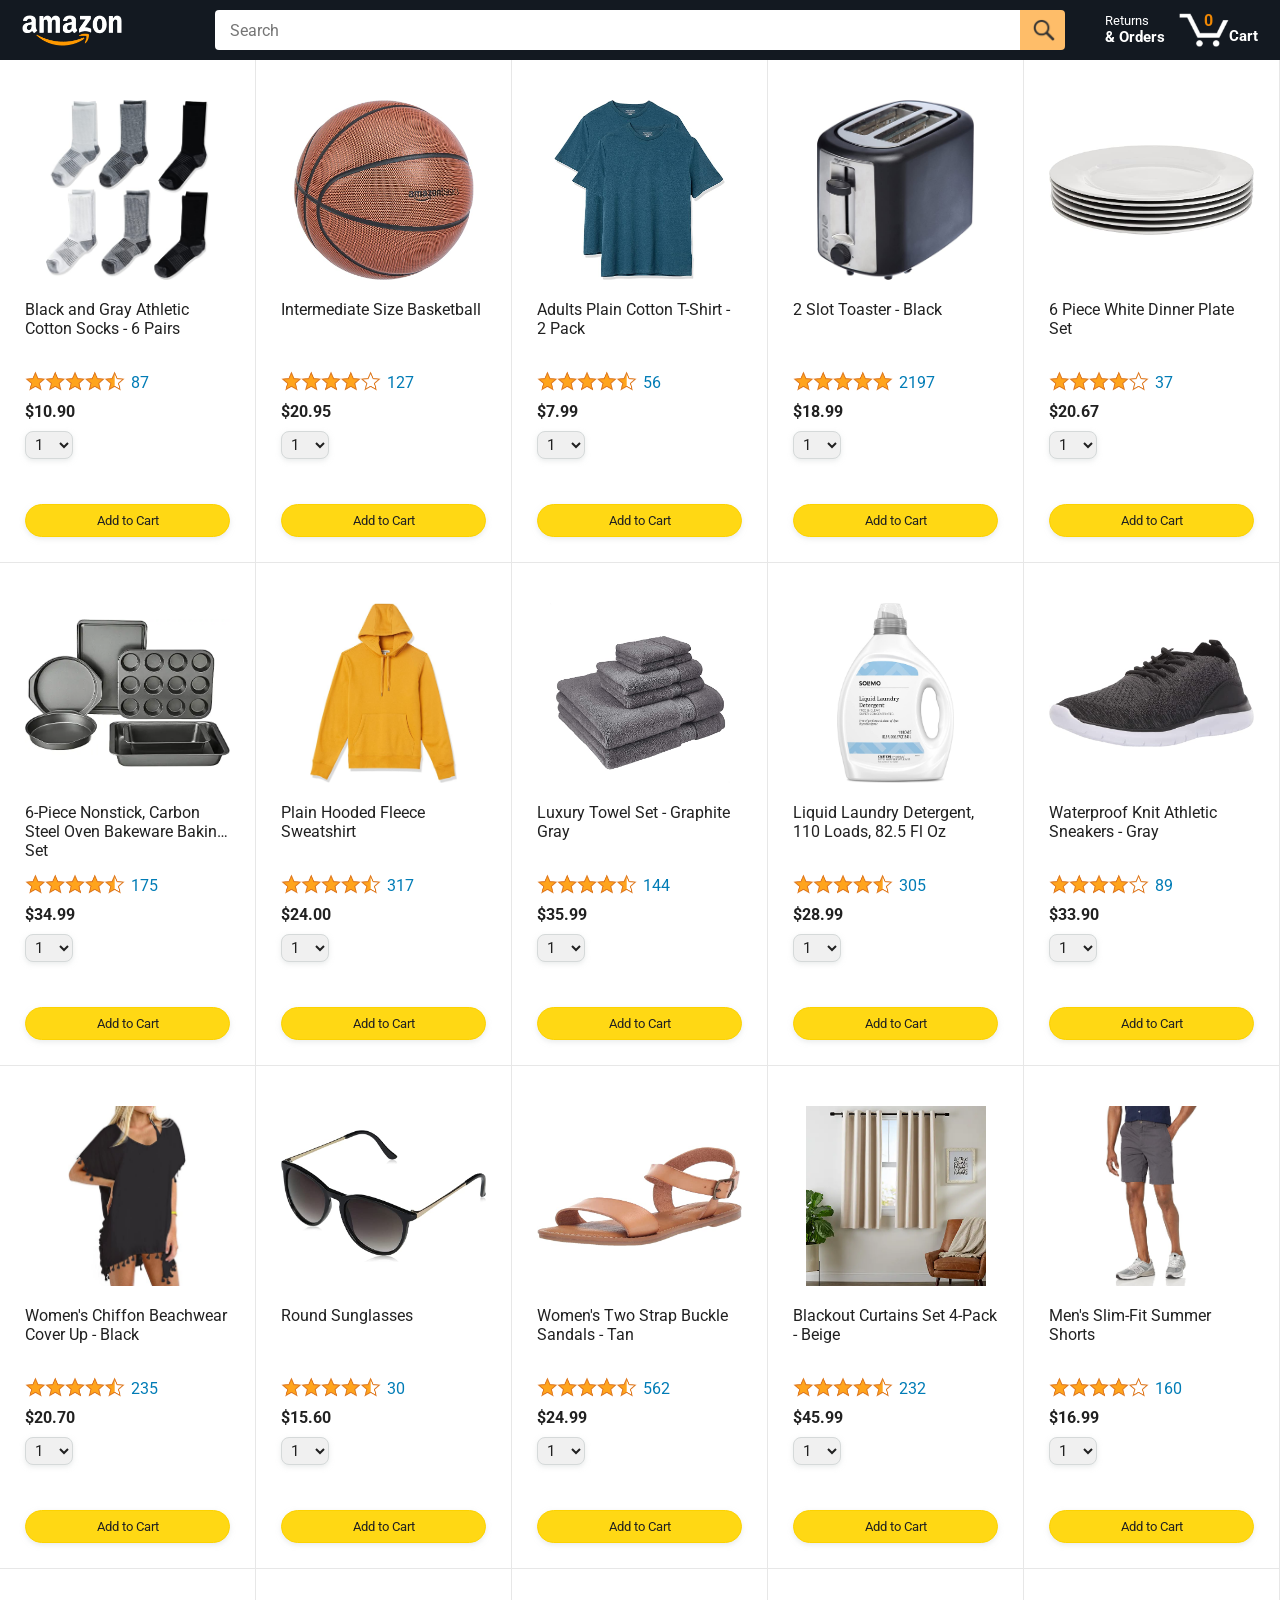
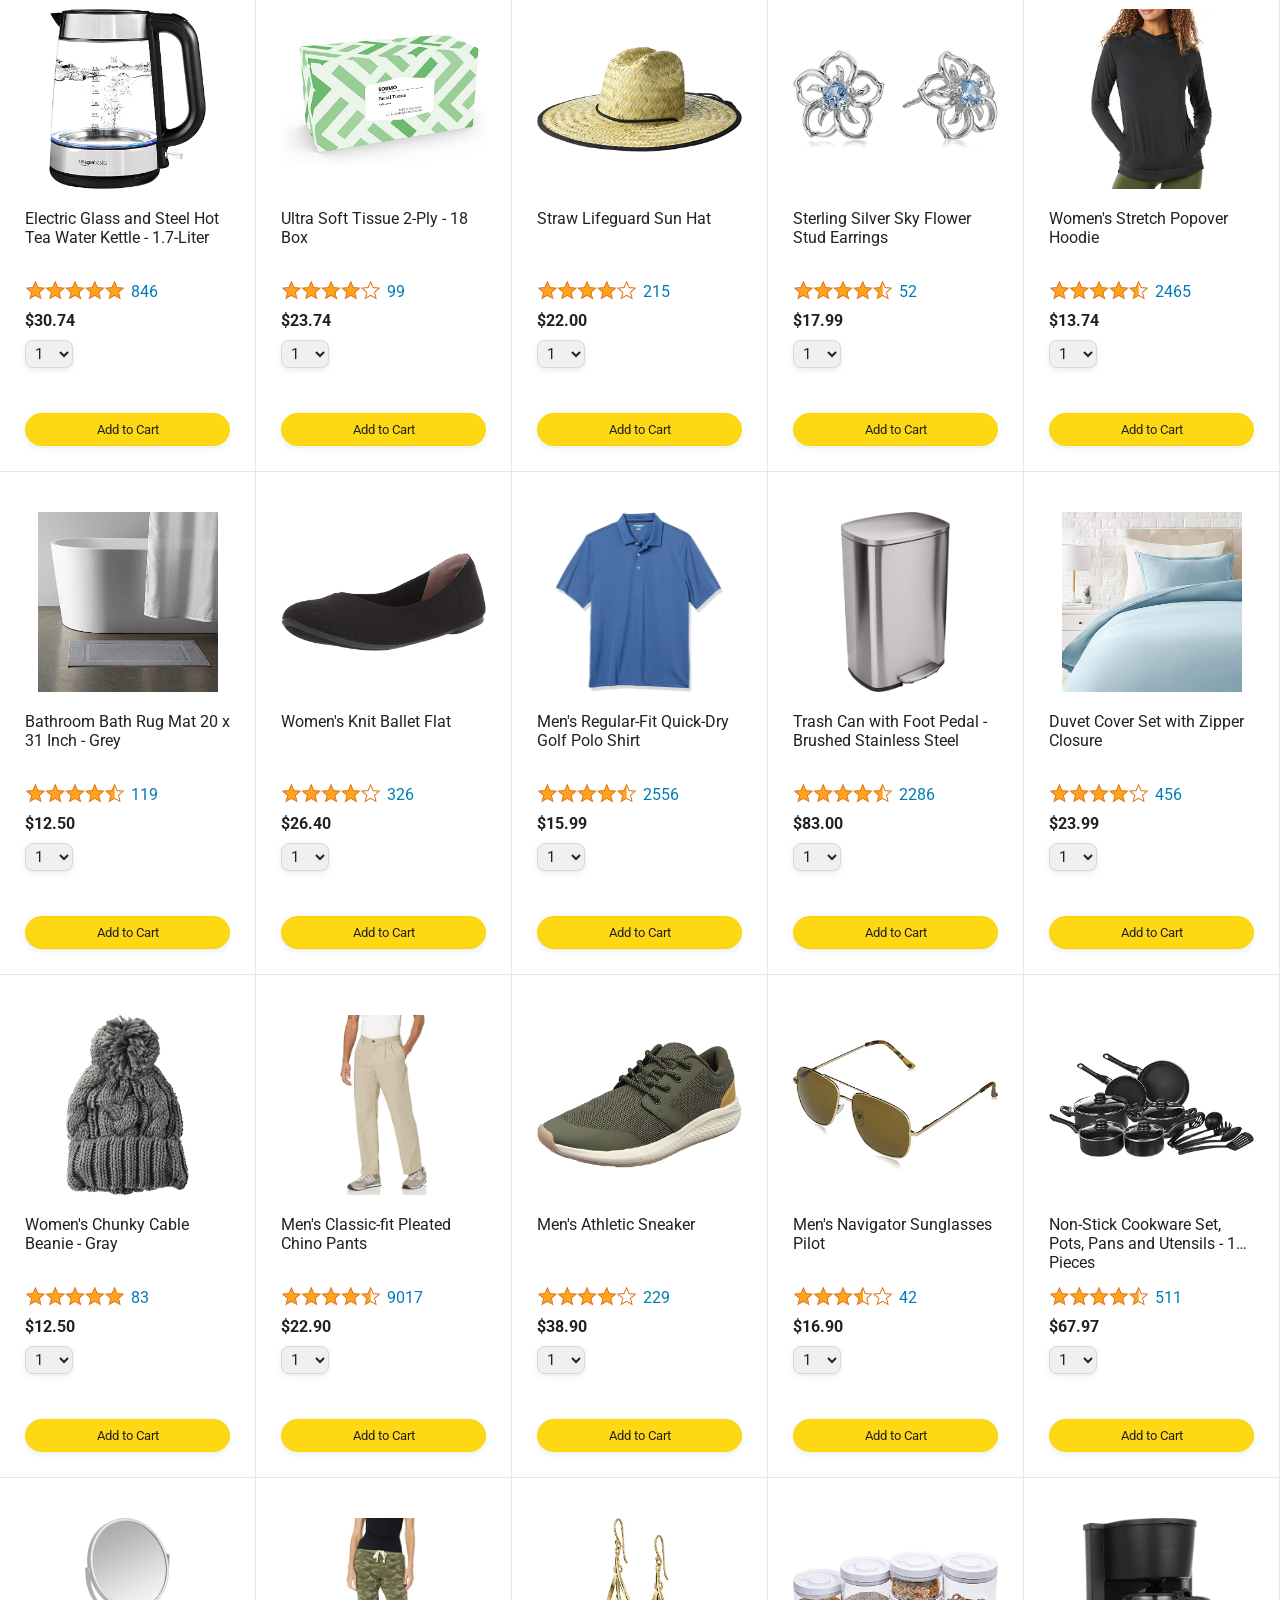
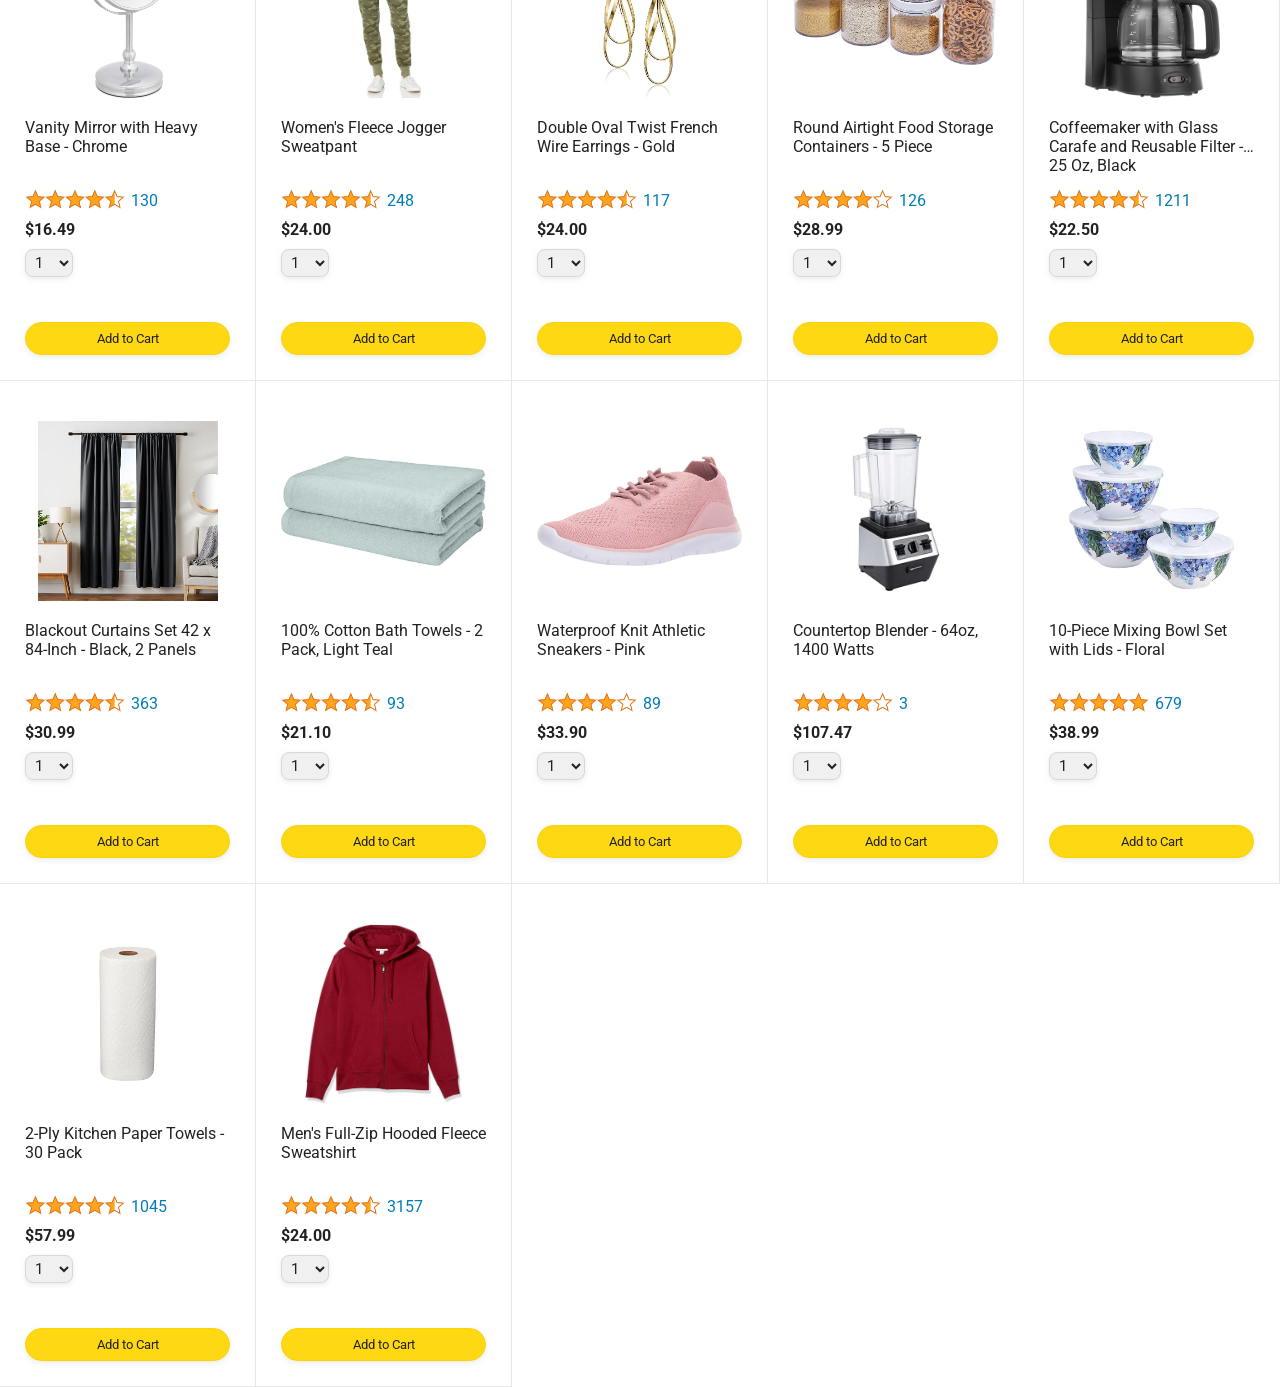
<file: index.html>
<!DOCTYPE html>
<html lang="en">
  <head>
    <meta charset="UTF-8" />
    <title>Amazon Project</title>
    <meta name="viewport" content="width=device-width, initial-scale=1" />

    <!-- Fonts -->
    <link rel="preconnect" href="https://fonts.googleapis.com" />
    <link rel="preconnect" href="https://fonts.gstatic.com" crossorigin />
    <link
      href="https://fonts.googleapis.com/css2?family=Roboto:wght@400;500;700&display=swap"
      rel="stylesheet"
    />

    <!-- Styles -->
    <link rel="stylesheet" href="styles/shared/general.css" />
    <link rel="stylesheet" href="styles/shared/amazon-header.css" />
    <link rel="stylesheet" href="styles/pages/amazon.css" />
  </head>

  <body>
    <div class="amazon-header">
      <div class="amazon-header-left-section">
        <a href="amazon.html" class="header-link">
          <img
            class="amazon-logo"
            src="images/amazon-logo-white.png"
            alt="Amazon"
          />
          <img
            class="amazon-mobile-logo"
            src="images/amazon-mobile-logo-white.png"
            alt="Amazon"
          />
        </a>
      </div>

      <div class="amazon-header-middle-section">
        <input class="search-bar" type="text" placeholder="Search" />
        <button class="search-button">
          <img
            class="search-icon"
            src="images/icons/search-icon.png"
            alt="Search"
          />
        </button>
      </div>

      <div class="amazon-header-right-section">
        <a class="orders-link header-link" href="orders.html">
          <span class="returns-text">Returns</span>
          <span class="orders-text">&amp; Orders</span>
        </a>

        <a class="cart-link header-link" href="checkout.html">
          <img class="cart-icon" src="images/icons/cart-icon.png" alt="Cart" />
          <div class="cart-quantity js-cart-quantity">0</div>
          <div class="cart-text">Cart</div>
        </a>
      </div>
      <!-- closes amazon-header-right-section -->
    </div>
    <!-- closes amazon-header -->

    <div class="main">
      <div class="products-grid js-products-grid"></div>
    </div>

    <script type="module" src="scripts/amazon.js"></script>
    <!-- type="module" LET'S THIS FILE GET VARIABLES OUT OF OTHER FILES -->
    <!-- IN ORDER TO USE MODULES, HAVE TO USE LIVE SERVER -->
    <!-- MODULES HELP AVOID NAMING CONFLICTS -->
    <!-- USING MODULES WE DON'T HAVE TO WORRY ABOUT THE ORDER OF THE FILES -->
    <!-- SO THIS amazon.js SCRIPT PULLS IN ALL THE VARIABLES FROM OTHER FILES IT NEEDS INSTEAD OF CREATING SEPARATE SCRIPT TAGS FOR EACH FILE. MORE ORGANIZED. -->
  </body>
</html>
</file>
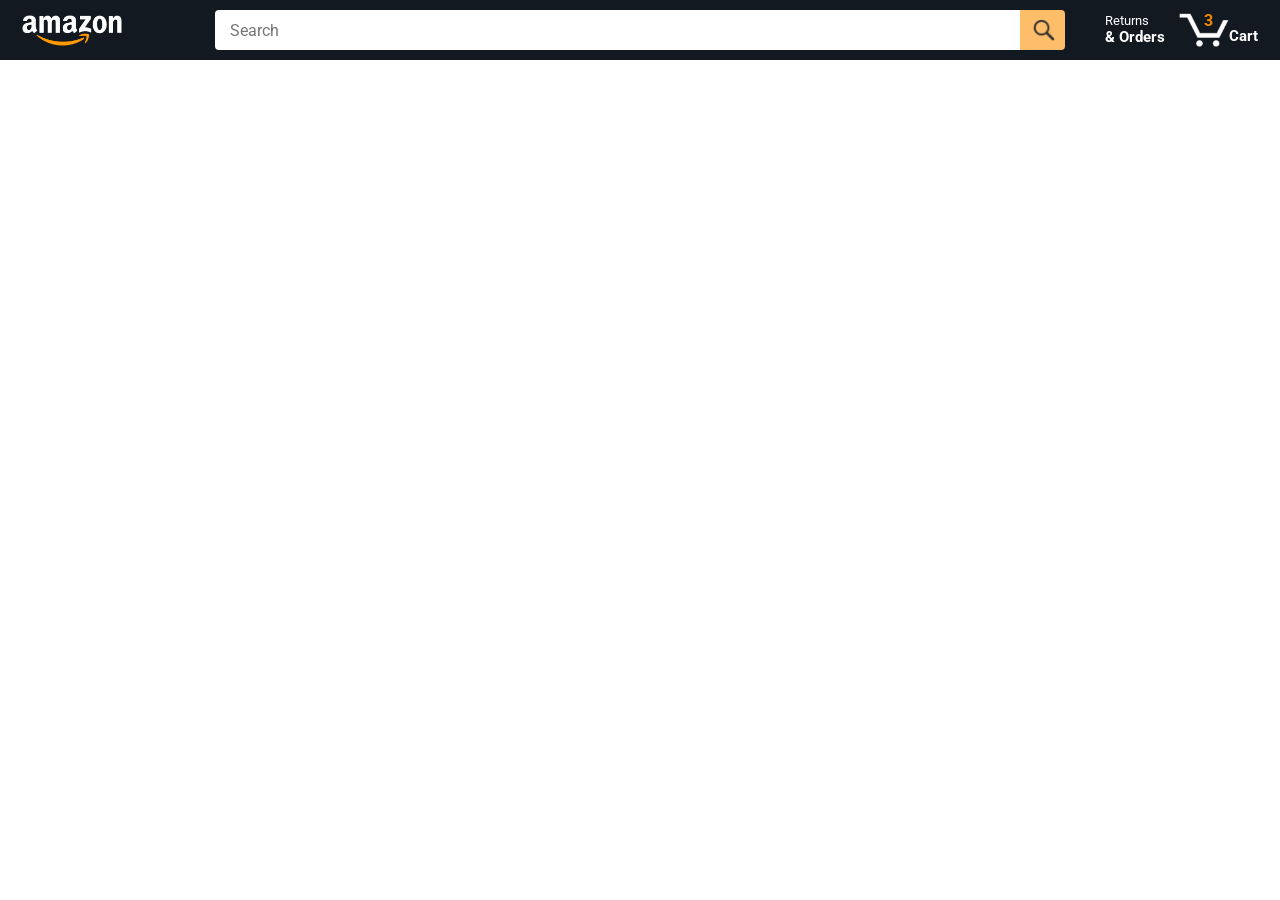
<file: amazon.html>
<!DOCTYPE html>
<html lang="en">
  <head>
    <title>Amazon Project</title>
    <meta charset="UTF-8">
    <!-- This code is needed for responsive design to work.
      (Responsive design = make the website look good on
      smaller screen sizes like a phone or a tablet). -->
    <meta name="viewport" content="width=device-width, initial-scale=1">

    <!-- Load a font called Roboto from Google Fonts. -->
    <link rel="preconnect" href="https://fonts.googleapis.com">
    <link rel="preconnect" href="https://fonts.gstatic.com" crossorigin>
    <link href="https://fonts.googleapis.com/css2?family=Roboto:wght@400;500;700&display=swap" rel="stylesheet">

    <!-- Here are the CSS files for this page. -->
    <link rel="stylesheet" href="styles/shared/general.css">
    <link rel="stylesheet" href="styles/shared/amazon-header.css">
    <link rel="stylesheet" href="styles/pages/amazon.css">
  </head>
  <body>
    <div class="amazon-header">
      <div class="amazon-header-left-section">
        <a href="amazon.html" class="header-link">
          <img class="amazon-logo"
            src="images/amazon-logo-white.png">
          <img class="amazon-mobile-logo"
            src="images/amazon-mobile-logo-white.png">
        </a>
      </div>

      <div class="amazon-header-middle-section">
        <input class="search-bar" type="text" placeholder="Search">

        <button class="search-button">
          <img class="search-icon" src="images/icons/search-icon.png">
        </button>
      </div>

      <div class="amazon-header-right-section">
        <a class="orders-link header-link" href="orders.html">
          <span class="returns-text">Returns</span>
          <span class="orders-text">& Orders</span>
        </a>

        <a class="cart-link header-link" href="checkout.html">
          <img class="cart-icon" src="images/icons/cart-icon.png">
          <div class="cart-quantity">3</div>
          <div class="cart-text">Cart</div>
        </a>
      </div>
    </div>
    
    <div class="main">
      <div class="products-grid js-products-grid">
        
      </div>
    </div>

    <script src="scripts/amazon.js"></script>
  </body>  
</html>
</file>
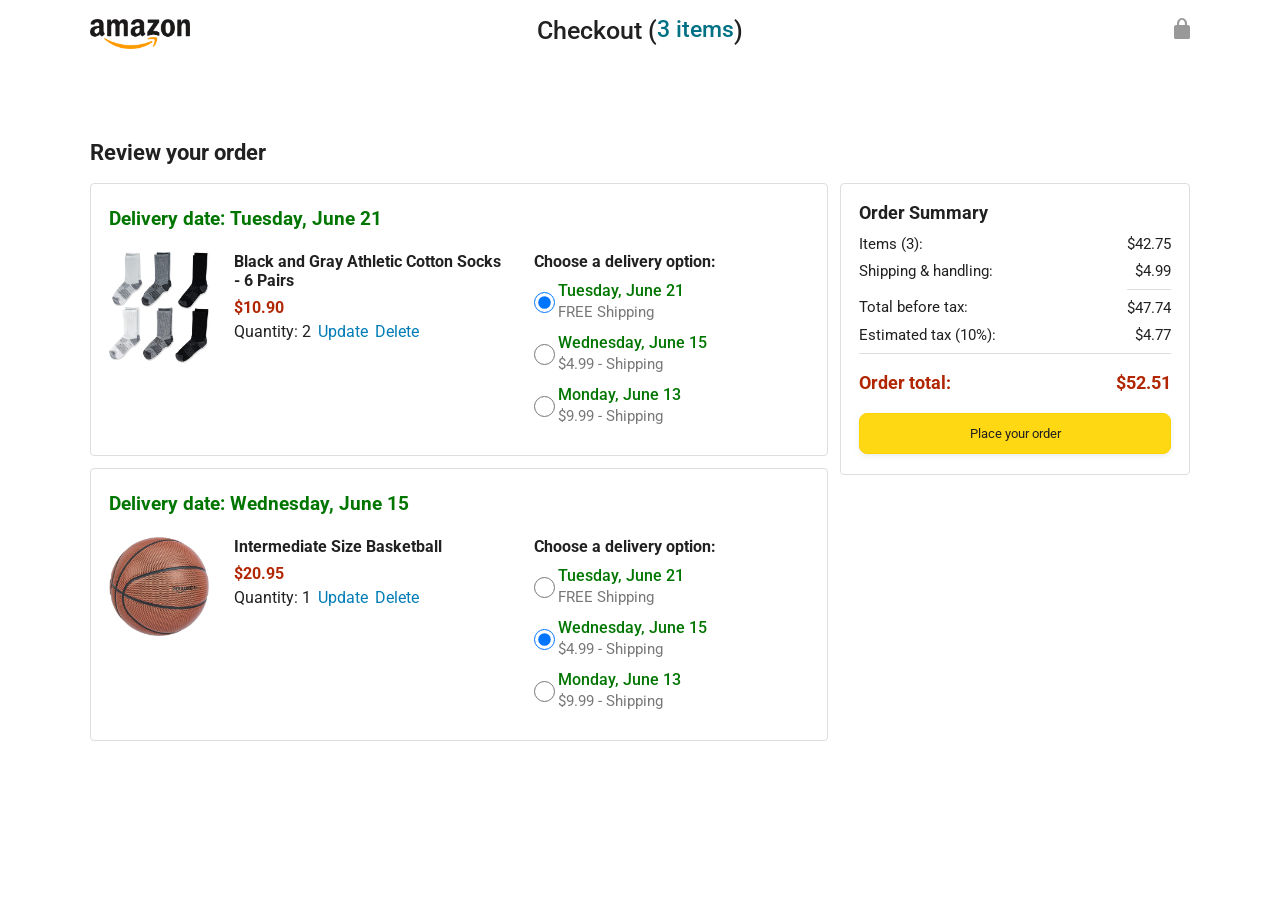
<file: checkout.html>
<!DOCTYPE html>
<html>
  <head>
    <title>Checkout</title>

    <!-- This code is needed for responsive design to work.
      (Responsive design = make the website look good on
      smaller screen sizes like a phone or a tablet). -->
    <meta name="viewport" content="width=device-width, initial-scale=1">

    <!-- Load a font called Roboto from Google Fonts. -->
    <link rel="preconnect" href="https://fonts.googleapis.com">
    <link rel="preconnect" href="https://fonts.gstatic.com" crossorigin>
    <link href="https://fonts.googleapis.com/css2?family=Roboto:wght@400;500;700&display=swap" rel="stylesheet">

    <!-- Here are the CSS files for this page. -->
    <link rel="stylesheet" href="styles/shared/general.css">
    <link rel="stylesheet" href="styles/pages/checkout/checkout-header.css">
    <link rel="stylesheet" href="styles/pages/checkout/checkout.css">
  </head>
  <body>
    <div class="checkout-header">
      <div class="header-content">
        <div class="checkout-header-left-section">
          <a href="amazon.html">
            <img class="amazon-logo" src="images/amazon-logo.png">
            <img class="amazon-mobile-logo" src="images/amazon-mobile-logo.png">
          </a>
        </div>

        <div class="checkout-header-middle-section">
          Checkout (<a class="return-to-home-link"
            href="amazon.html">3 items</a>)
        </div>

        <div class="checkout-header-right-section">
          <img src="images/icons/checkout-lock-icon.png">
        </div>
      </div>
    </div>

    <div class="main">
      <div class="page-title">Review your order</div>

      <div class="checkout-grid">
        <div class="order-summary">
          <div class="cart-item-container">
            <div class="delivery-date">
              Delivery date: Tuesday, June 21
            </div>

            <div class="cart-item-details-grid">
              <img class="product-image"
                src="images/products/athletic-cotton-socks-6-pairs.jpg">

              <div class="cart-item-details">
                <div class="product-name">
                  Black and Gray Athletic Cotton Socks - 6 Pairs
                </div>
                <div class="product-price">
                  $10.90
                </div>
                <div class="product-quantity">
                  <span>
                    Quantity: <span class="quantity-label">2</span>
                  </span>
                  <span class="update-quantity-link link-primary">
                    Update
                  </span>
                  <span class="delete-quantity-link link-primary">
                    Delete
                  </span>
                </div>
              </div>

              <div class="delivery-options">
                <div class="delivery-options-title">
                  Choose a delivery option:
                </div>
                <div class="delivery-option">
                  <input type="radio" checked
                    class="delivery-option-input"
                    name="delivery-option-1">
                  <div>
                    <div class="delivery-option-date">
                      Tuesday, June 21
                    </div>
                    <div class="delivery-option-price">
                      FREE Shipping
                    </div>
                  </div>
                </div>
                <div class="delivery-option">
                  <input type="radio"
                    class="delivery-option-input"
                    name="delivery-option-1">
                  <div>
                    <div class="delivery-option-date">
                      Wednesday, June 15
                    </div>
                    <div class="delivery-option-price">
                      $4.99 - Shipping
                    </div>
                  </div>
                </div>
                <div class="delivery-option">
                  <input type="radio"
                    class="delivery-option-input"
                    name="delivery-option-1">
                  <div>
                    <div class="delivery-option-date">
                      Monday, June 13
                    </div>
                    <div class="delivery-option-price">
                      $9.99 - Shipping
                    </div>
                  </div>
                </div>
              </div>
            </div>
          </div>

          <div class="cart-item-container">
            <div class="delivery-date">
              Delivery date: Wednesday, June 15
            </div>

            <div class="cart-item-details-grid">
              <img class="product-image"
                src="images/products/intermediate-composite-basketball.jpg">

              <div class="cart-item-details">
                <div class="product-name">
                  Intermediate Size Basketball
                </div>
                <div class="product-price">
                  $20.95
                </div>
                <div class="product-quantity">
                  <span>
                    Quantity: <span class="quantity-label">1</span>
                  </span>
                  <span class="update-quantity-link link-primary">
                    Update
                  </span>
                  <span class="delete-quantity-link link-primary">
                    Delete
                  </span>
                </div>
              </div>

              <div class="delivery-options">
                <div class="delivery-options-title">
                  Choose a delivery option:
                </div>

                <div class="delivery-option">
                  <input type="radio" class="delivery-option-input"
                    name="delivery-option-2">
                  <div>
                    <div class="delivery-option-date">
                      Tuesday, June 21
                    </div>
                    <div class="delivery-option-price">
                      FREE Shipping
                    </div>
                  </div>
                </div>
                <div class="delivery-option">
                  <input type="radio" checked class="delivery-option-input"
                    name="delivery-option-2">
                  <div>
                    <div class="delivery-option-date">
                      Wednesday, June 15
                    </div>
                    <div class="delivery-option-price">
                      $4.99 - Shipping
                    </div>
                  </div>
                </div>
                <div class="delivery-option">
                  <input type="radio" class="delivery-option-input"
                    name="delivery-option-2">
                  <div>
                    <div class="delivery-option-date">
                      Monday, June 13
                    </div>
                    <div class="delivery-option-price">
                      $9.99 - Shipping
                    </div>
                  </div>
                </div>
              </div>
            </div>
          </div>
        </div>

        <div class="payment-summary">
          <div class="payment-summary-title">
            Order Summary
          </div>

          <div class="payment-summary-row">
            <div>Items (3):</div>
            <div class="payment-summary-money">$42.75</div>
          </div>

          <div class="payment-summary-row">
            <div>Shipping &amp; handling:</div>
            <div class="payment-summary-money">$4.99</div>
          </div>

          <div class="payment-summary-row subtotal-row">
            <div>Total before tax:</div>
            <div class="payment-summary-money">$47.74</div>
          </div>

          <div class="payment-summary-row">
            <div>Estimated tax (10%):</div>
            <div class="payment-summary-money">$4.77</div>
          </div>

          <div class="payment-summary-row total-row">
            <div>Order total:</div>
            <div class="payment-summary-money">$52.51</div>
          </div>

          <button class="place-order-button button-primary">
            Place your order
          </button>
        </div>
      </div>
    </div>
  </body>
</html>
</file>
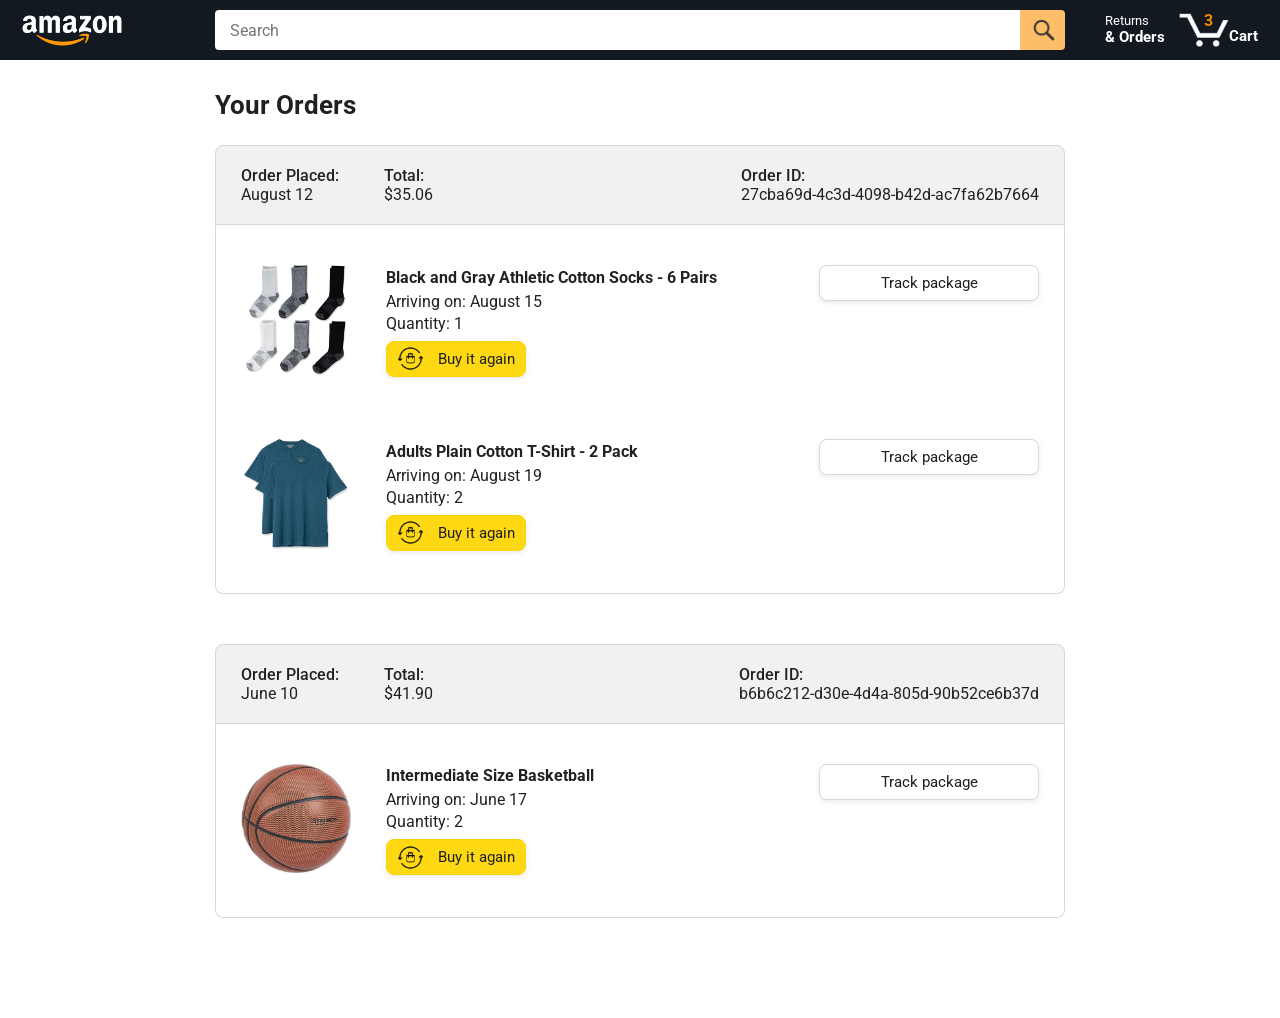
<file: orders.html>
<!DOCTYPE html>
<html>
  <head>
    <title>Orders</title>

    <!-- This code is needed for responsive design to work.
      (Responsive design = make the website look good on
      smaller screen sizes like a phone or a tablet). -->
    <meta name="viewport" content="width=device-width, initial-scale=1">

    <!-- Load a font called Roboto from Google Fonts. -->
    <link rel="preconnect" href="https://fonts.googleapis.com">
    <link rel="preconnect" href="https://fonts.gstatic.com" crossorigin>
    <link href="https://fonts.googleapis.com/css2?family=Roboto:wght@400;500;700&display=swap" rel="stylesheet">

    <!-- Here are the CSS files for this page. -->
    <link rel="stylesheet" href="styles/shared/general.css">
    <link rel="stylesheet" href="styles/shared/amazon-header.css">
    <link rel="stylesheet" href="styles/pages/orders.css">
  </head>
  <body>
    <div class="amazon-header">
      <div class="amazon-header-left-section">
        <a href="amazon.html" class="header-link">
          <img class="amazon-logo"
            src="images/amazon-logo-white.png">
          <img class="amazon-mobile-logo"
            src="images/amazon-mobile-logo-white.png">
        </a>
      </div>

      <div class="amazon-header-middle-section">
        <input class="search-bar" type="text" placeholder="Search">

        <button class="search-button">
          <img class="search-icon" src="images/icons/search-icon.png">
        </button>
      </div>

      <div class="amazon-header-right-section">
        <a class="orders-link header-link" href="orders.html">
          <span class="returns-text">Returns</span>
          <span class="orders-text">& Orders</span>
        </a>

        <a class="cart-link header-link" href="checkout.html">
          <img class="cart-icon" src="images/icons/cart-icon.png">
          <div class="cart-quantity">3</div>
          <div class="cart-text">Cart</div>
        </a>
      </div>
    </div>

    <div class="main">
      <div class="page-title">Your Orders</div>

      <div class="orders-grid">
        <div class="order-container">
          
          <div class="order-header">
            <div class="order-header-left-section">
              <div class="order-date">
                <div class="order-header-label">Order Placed:</div>
                <div>August 12</div>
              </div>
              <div class="order-total">
                <div class="order-header-label">Total:</div>
                <div>$35.06</div>
              </div>
            </div>

            <div class="order-header-right-section">
              <div class="order-header-label">Order ID:</div>
              <div>27cba69d-4c3d-4098-b42d-ac7fa62b7664</div>
            </div>
          </div>

          <div class="order-details-grid">
            <div class="product-image-container">
              <img src="images/products/athletic-cotton-socks-6-pairs.jpg">
            </div>

            <div class="product-details">
              <div class="product-name">
                Black and Gray Athletic Cotton Socks - 6 Pairs
              </div>
              <div class="product-delivery-date">
                Arriving on: August 15
              </div>
              <div class="product-quantity">
                Quantity: 1
              </div>
              <button class="buy-again-button button-primary">
                <img class="buy-again-icon" src="images/icons/buy-again.png">
                <span class="buy-again-message">Buy it again</span>
              </button>
            </div>

            <div class="product-actions">
              <a href="tracking.html">
                <button class="track-package-button button-secondary">
                  Track package
                </button>
              </a>
            </div>

            <div class="product-image-container">
              <img src="images/products/adults-plain-cotton-tshirt-2-pack-teal.jpg">
            </div>

            <div class="product-details">
              <div class="product-name">
                Adults Plain Cotton T-Shirt - 2 Pack
              </div>
              <div class="product-delivery-date">
                Arriving on: August 19
              </div>
              <div class="product-quantity">
                Quantity: 2
              </div>
              <button class="buy-again-button button-primary">
                <img class="buy-again-icon" src="images/icons/buy-again.png">
                <span class="buy-again-message">Buy it again</span>
              </button>
            </div>

            <div class="product-actions">
              <a href="tracking.html">
                <button class="track-package-button button-secondary">
                  Track package
                </button>
              </a>
            </div>
          </div>
        </div>

        <div class="order-container">

          <div class="order-header">
            <div class="order-header-left-section">
              <div class="order-date">
                <div class="order-header-label">Order Placed:</div>
                <div>June 10</div>
              </div>
              <div class="order-total">
                <div class="order-header-label">Total:</div>
                <div>$41.90</div>
              </div>
            </div>

            <div class="order-header-right-section">
              <div class="order-header-label">Order ID:</div>
              <div>b6b6c212-d30e-4d4a-805d-90b52ce6b37d</div>
            </div>
          </div>

          <div class="order-details-grid">
            <div class="product-image-container">
              <img src="images/products/intermediate-composite-basketball.jpg">
            </div>

            <div class="product-details">
              <div class="product-name">
                Intermediate Size Basketball
              </div>
              <div class="product-delivery-date">
                Arriving on: June 17
              </div>
              <div class="product-quantity">
                Quantity: 2
              </div>
              <button class="buy-again-button button-primary">
                <img class="buy-again-icon" src="images/icons/buy-again.png">
                <span class="buy-again-message">Buy it again</span>
              </button>
            </div>

            <div class="product-actions">
              <a href="tracking.html">
                <button class="track-package-button button-secondary">
                  Track package
                </button>
              </a>
            </div>
          </div>
        </div>
      </div>
    </div>
  </body>
</html>
</file>
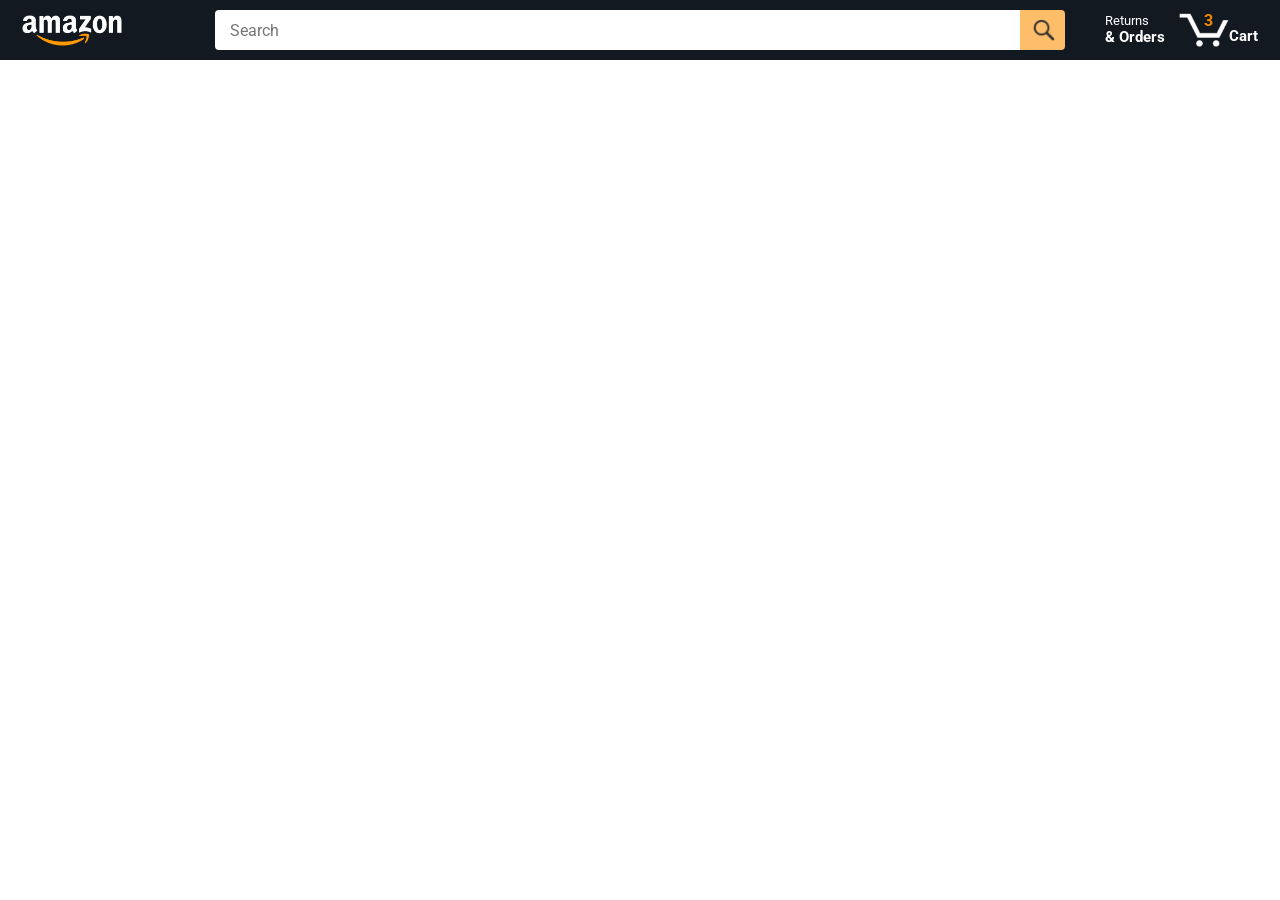
<file: tracking.html>
<!DOCTYPE html>
<html lang="en">
  <head>
    <title>Tracking</title>
    <meta charset="UTF-8" />
    <meta name="viewport" content="width=device-width, initial-scale=1" />

    <!-- Roboto -->
    <link rel="preconnect" href="https://fonts.googleapis.com" />
    <link rel="preconnect" href="https://fonts.gstatic.com" crossorigin />
    <link
      href="https://fonts.googleapis.com/css2?family=Roboto:wght@400;500;700&display=swap"
      rel="stylesheet"
    />

    <!-- Styles -->
    <link rel="stylesheet" href="styles/shared/general.css" />
    <link rel="stylesheet" href="styles/shared/amazon-header.css" />
    <link rel="stylesheet" href="styles/pages/tracking.css" />
  </head>
  <body>
    <div class="amazon-header">
      <div class="amazon-header-left-section">
        <a href="amazon.html" class="header-link">
          <img
            class="amazon-logo"
            src="images/amazon-logo-white.png"
            alt="Amazon"
          />
          <img
            class="amazon-mobile-logo"
            src="images/amazon-mobile-logo-white.png"
            alt="Amazon"
          />
        </a>
      </div>

      <div class="amazon-header-middle-section">
        <input class="search-bar" type="text" placeholder="Search" />
        <button class="search-button">
          <img
            class="search-icon"
            src="images/icons/search-icon.png"
            alt="Search"
          />
        </button>
      </div>

      <div class="amazon-header-right-section">
        <a class="orders-link header-link" href="orders.html">
          <span class="returns-text">Returns</span>
          <span class="orders-text">&amp; Orders</span>
        </a>

        <a class="cart-link header-link" href="checkout.html">
          <img class="cart-icon" src="images/icons/cart-icon.png" alt="Cart" />
          <div class="cart-quantity">3</div>
          <div class="cart-text">Cart</div>
        </a>
      </div>
      <!-- closes .amazon-header-right-section -->
    </div>
    <!-- closes .amazon-header -->

    <div class="main">
      <!-- tracking page content goes here -->
    </div>

    <script src="data/products.js"></script>
    <script src="scripts/amazon.js"></script>
  </body>
</html>
</file>
<file: styles/shared/general.css>
body {
  font-family: Roboto, Arial;
  color: rgb(33, 33, 33);
  /* The <body> element has a default margin of 8px
     on all sides. This removes the default margins. */
  margin: 0;
}

/* <p> elements have a default margin on the top
   and bottom. This removes the default margins. */
p {
  margin: 0;
}

button {
  cursor: pointer;
}

select {
  cursor: pointer;
}

input, select, button {
  font-family: Roboto, Arial;
}

.button-primary {
  color: rgb(33, 33, 33);
  background-color: rgb(255, 216, 20);
  border: 1px solid rgb(252, 210, 0);
  border-radius: 8px;
  cursor: pointer;
  box-shadow: 0 2px 5px rgba(213, 217, 217, 0.5);
}

.button-primary:hover {
  background-color: rgb(247, 202, 0);
  border: 1px solid rgb(242, 194, 0);
}

.button-primary:active {
  background: rgb(255, 216, 20);
  border-color: rgb(252, 210, 0);
  box-shadow: none;
}

.button-secondary {
  color: rgb(33, 33, 33);
  background: white;
  border: 1px solid rgb(213, 217, 217);
  border-radius: 8px;
  cursor: pointer;
  box-shadow: 0 2px 5px rgba(213, 217, 217, 0.5);
}

.button-secondary:hover {
  background-color: rgb(247, 250, 250);
}

.button-secondary:active {
  background-color: rgb(237, 253, 255);
  box-shadow: none;
}

/* These styles will limit text to 2 lines. Anything
   beyond 2 lines will be replaced with "..."
   You can find this code by using an A.I. tool or by
   searching in Google.
   https://css-tricks.com/almanac/properties/l/line-clamp/ */
.limit-text-to-2-lines {
  display: -webkit-box;
  -webkit-line-clamp: 2;
  -webkit-box-orient: vertical;
  overflow: hidden;
}

.link-primary {
  color: rgb(1, 124, 182);
  cursor: pointer;
}

.link-primary:hover {
  color: rgb(196, 80, 0);
}

/* Styles for dropdown selectors. */
select {
  color: rgb(33, 33, 33);
  background-color: rgb(240, 240, 240);
  border: 1px solid rgb(213, 217, 217);
  border-radius: 8px;
  padding: 3px 5px;
  font-size: 15px;
  cursor: pointer;
  box-shadow: 0 2px 5px rgba(213, 217, 217, 0.5);
}

select:focus,
input:focus {
  outline: 2px solid rgb(255, 153, 0);
}
</file>
<file: styles/shared/amazon-header.css>
.amazon-header {
  background-color: rgb(19, 25, 33);
  color: white;
  padding-left: 15px;
  padding-right: 15px;

  display: flex;
  align-items: center;
  justify-content: space-between;

  position: fixed;
  top: 0;
  left: 0;
  right: 0;
  height: 60px;
}

.amazon-header-left-section {
  width: 180px;
}

@media (max-width: 800px) {
  .amazon-header-left-section {
    width: unset;
  }
}

.header-link {
  display: inline-block;
  padding: 6px;
  border-radius: 2px;
  cursor: pointer;
  text-decoration: none;
  border: 1px solid rgba(0, 0, 0, 0);
}

.header-link:hover {
  border: 1px solid white;
}

.amazon-logo {
  width: 100px;
  margin-top: 5px;
}

.amazon-mobile-logo {
  display: none;
}

@media (max-width: 575px) {
  .amazon-logo {
    display: none;
  }

  .amazon-mobile-logo {
    display: block;
    height: 35px;
    margin-top: 5px;
  }
}

.amazon-header-middle-section {
  flex: 1;
  max-width: 850px;
  margin-left: 10px;
  margin-right: 10px;
  display: flex;
}

.search-bar {
  flex: 1;
  width: 0;
  font-size: 16px;
  height: 38px;
  padding-left: 15px;
  border: none;
  border-top-left-radius: 4px;
  border-bottom-left-radius: 4px;
  border-top-right-radius: 0;
  border-bottom-right-radius: 0;
}

.search-button {
  background-color: rgb(254, 189, 105);
  border: none;
  width: 45px;
  height: 40px;
  border-top-right-radius: 4px;
  border-bottom-right-radius: 4px;
  flex-shrink: 0;
}

.search-icon {
  height: 22px;
  margin-left: 2px;
  margin-top: 3px;
}

.amazon-header-right-section {
  width: 180px;
  flex-shrink: 0;
  display: flex;
  justify-content: end;
}

.orders-link {
  color: white;
}

.returns-text {
  display: block;
  font-size: 13px;
}

.orders-text {
  display: block;
  font-size: 15px;
  font-weight: 700;
}

.cart-link {
  color: white;
  display: flex;
  align-items: center;
  position: relative;
}

.cart-icon {
  width: 50px;
}

.cart-text {
  margin-top: 12px;
  font-size: 15px;
  font-weight: 700;
}

.cart-quantity {
  color: rgb(240, 136, 4);
  font-size: 16px;
  font-weight: 700;

  position: absolute;
  top: 4px;
  left: 22px;
  
  width: 26px;
  text-align: center;
}
</file>
<file: styles/pages/amazon.css>
.main {
  margin-top: 60px;
}

.products-grid {
  display: grid;

  /* - In CSS Grid, 1fr means a column will take up the
       remaining space in the grid.
     - If we write 1fr 1fr ... 1fr; 8 times, this will
       divide the grid into 8 columns, each taking up an
       equal amount of the space.
     - repeat(8, 1fr); is a shortcut for repeating "1fr"
       8 times (instead of typing out "1fr" 8 times).
       repeat(...) is a special property that works with
       display: grid; */
  grid-template-columns: repeat(8, 1fr);
}

/* @media is used to create responsive design (making the
   website look good on any screen size). This @media
   means when the screen width is 2000px or less, we
   will divide the grid into 7 columns instead of 8. */
@media (max-width: 2000px) {
  .products-grid {
    grid-template-columns: repeat(7, 1fr);
  }
}

/* This @media means when the screen width is 1600px or
   less, we will divide the grid into 6 columns. */
@media (max-width: 1600px) {
  .products-grid {
    grid-template-columns: repeat(6, 1fr);
  }
}

@media (max-width: 1300px) {
  .products-grid {
    grid-template-columns: repeat(5, 1fr);
  }
}

@media (max-width: 1000px) {
  .products-grid {
    grid-template-columns: repeat(4, 1fr);
  }
}

@media (max-width: 800px) {
  .products-grid {
    grid-template-columns: repeat(3, 1fr);
  }
}

@media (max-width: 575px) {
  .products-grid {
    grid-template-columns: repeat(2, 1fr);
  }
}

@media (max-width: 450px) {
  .products-grid {
    grid-template-columns: 1fr;
  }
}

.product-container {
  padding-top: 40px;
  padding-bottom: 25px;
  padding-left: 25px;
  padding-right: 25px;

  border-right: 1px solid rgb(231, 231, 231);
  border-bottom: 1px solid rgb(231, 231, 231);

  display: flex;
  flex-direction: column;
}

.product-image-container {
  display: flex;
  justify-content: center;
  align-items: center;

  height: 180px;
  margin-bottom: 20px;
}

.product-image {
  /* Images will overflow their container by default. To
    prevent this, we set max-width and max-height to 100%
    so they stay inside their container. */
  max-width: 100%;
  max-height: 100%;
}

.product-name {
  height: 60px;
  margin-bottom: 10px;
}

.product-rating-container {
  display: flex;
  align-items: center;
  margin-bottom: 10px;
}

.product-rating-stars {
  width: 100px;
  margin-right: 6px;
}

.product-rating-count {
  color: rgb(1, 124, 182);
  cursor: pointer;
  margin-top: 3px;
}

.product-price {
  font-weight: 700;
  margin-bottom: 10px;
}

.product-quantity-container {
  margin-bottom: 17px;
}

.product-spacer {
  flex: 1;
}

.added-to-cart {
  color: rgb(6, 125, 98);
  font-size: 16px;

  display: flex;
  align-items: center;
  margin-bottom: 8px;

  /* At first, the "Added to cart" message will
     be invisible. Use JavaScript to change the
     opacity and make it visible. */
  opacity: 0;
}

.added-to-cart img {
  height: 20px;
  margin-right: 5px;
}

.add-to-cart-button {
  width: 100%;
  padding: 8px;
  border-radius: 50px;
}
</file>
<file: styles/pages/checkout/checkout-header.css>
.checkout-header {
  height: 60px;
  padding-left: 30px;
  padding-right: 30px;
  background-color: white;

  display: flex;
  justify-content: center;

  position: fixed;
  top: 0;
  left: 0;
  right: 0;
  z-index: 1000;
}

.header-content {
  width: 100%;
  max-width: 1100px;

  display: flex;
  align-items: center;
}

.checkout-header-left-section {
  width: 150px;
}

.amazon-logo {
  width: 100px;
  margin-top: 12px;
}

.amazon-mobile-logo {
  display: none;
}

/* @media is used to create responsive design (making the
   website look good on any screen size). This @media
   means when the screen width is 575px or less, different
   styles (inside the {...}) will be applied. */
@media (max-width: 575px) {
  .checkout-header-left-section {
    width: auto;
  }

  .amazon-logo {
    display: none;
  }

  .amazon-mobile-logo {
    display: inline-block;
    height: 35px;
    margin-top: 5px;
  }
}

.checkout-header-middle-section {
  flex: 1;
  flex-shrink: 0;
  text-align: center;

  font-size: 25px;
  font-weight: 500;

  display: flex;
  justify-content: center;
}

.return-to-home-link {
  color: rgb(0, 113, 133);
  font-size: 23px;
  text-decoration: none;
  cursor: pointer;
}

@media (max-width: 1000px) {
  .checkout-header-middle-section {
    font-size: 20px;
    margin-right: 60px;
  }

  .return-to-home-link {
    font-size: 18px;
  }
}

@media (max-width: 575px) {
  .checkout-header-middle-section {
    margin-right: 5px;
  }
}

.checkout-header-right-section {
  text-align: right;
  width: 150px;
}

@media (max-width: 1000px) {
  .checkout-header-right-section {
    width: auto;
  }
}
</file>
<file: styles/pages/checkout/checkout.css>
.main {
  max-width: 1100px;
  padding-left: 30px;
  padding-right: 30px;

  margin-top: 140px;
  margin-bottom: 100px;

  /* margin-left: auto;
     margin-right auto;
     Is a trick for centering an element horizontally
     without needing a container. */
  margin-left: auto;
  margin-right: auto;
}

.page-title {
  font-weight: 700;
  font-size: 22px;
  margin-bottom: 18px;
}

.checkout-grid {
  display: grid;
  /* Here, 1fr means the first column will take
     up the remaining space in the grid. */
  grid-template-columns: 1fr 350px;
  column-gap: 12px;

  /* Use align-items: start; to prevent the elements
     in the grid from stretching vertically. */
  align-items: start;
}

@media (max-width: 1000px) {
  .main {
    max-width: 500px;
  }

  .checkout-grid {
    grid-template-columns: 1fr;
  }
}

.cart-item-container,
.payment-summary {
  border: 1px solid rgb(222, 222, 222);
  border-radius: 4px;
  padding: 18px;
}

.cart-item-container {
  margin-bottom: 12px;
}

.payment-summary {
  padding-bottom: 5px;
}

@media (max-width: 1000px) {
  .payment-summary {
    /* grid-row: 1 means this element will be placed into row
      1 in the grid. (Normally, the row that an element is
      placed in is determined by the order of the elements in
      the HTML. grid-row overrides this default ordering). */
    grid-row: 1;
    margin-bottom: 12px;
  }
}

.delivery-date {
  color: rgb(0, 118, 0);
  font-weight: 700;
  font-size: 19px;
  margin-top: 5px;
  margin-bottom: 22px;
}

.cart-item-details-grid {
  display: grid;
  /* 100px 1fr 1fr; means the 2nd and 3rd column will
     take up half the remaining space in the grid
     (they will divide up the remaining space evenly). */
  grid-template-columns: 100px 1fr 1fr;
  column-gap: 25px;
}

@media (max-width: 1000px) {
  .cart-item-details-grid {
    grid-template-columns: 100px 1fr;
    row-gap: 30px;
  }
}

.product-image {
  max-width: 100%;
  max-height: 120px;

  /* margin-left: auto;
     margin-right auto;
     Is a trick for centering an element horizontally
     without needing a container. */
  margin-left: auto;
  margin-right: auto;
}

.product-name {
  font-weight: 700;
  margin-bottom: 8px;
}

.product-price {
  color: rgb(177, 39, 4);
  font-weight: 700;
  margin-bottom: 5px;
}

.product-quantity .link-primary {
  margin-left: 3px;
}

@media (max-width: 1000px) {
  .delivery-options {
    /* grid-column: 1 means this element will be placed
       in column 1 in the grid. (Normally, the column that
       an element is placed in is determined by the order
       of the elements in the HTML. grid-column overrides
       this default ordering).
       
       / span 2 means this element will take up 2 columns
       in the grid (Normally, each element takes up 1
       column in the grid). */
    grid-column: 1 / span 2;
  }
}

.delivery-options-title {
  font-weight: 700;
  margin-bottom: 10px;
}

.delivery-option {
  display: grid;
  grid-template-columns: 24px 1fr;
  margin-bottom: 12px;
  cursor: pointer;
}

.delivery-option-input {
  margin-left: 0px;
  cursor: pointer;
}

.delivery-option-date {
  color: rgb(0, 118, 0);
  font-weight: 500;
  margin-bottom: 3px;
}

.delivery-option-price {
  color: rgb(120, 120, 120);
  font-size: 15px;
}

.payment-summary-title {
  font-weight: 700;
  font-size: 18px;
  margin-bottom: 12px;
}

.payment-summary-row {
  display: grid;
  /* 1fr auto; means the width of the 2nd column will be
     determined by the elements inside the column (auto).
     The 1st column will take up the remaining space. */
  grid-template-columns: 1fr auto;

  font-size: 15px;
  margin-bottom: 9px;
}

.payment-summary-money {
  text-align: right;
}

.subtotal-row .payment-summary-money {
  border-top: 1px solid rgb(222, 222, 222);
}

.subtotal-row div {
  padding-top: 9px;
}

.total-row {
  color: rgb(177, 39, 4);
  font-weight: 700;
  font-size: 18px;

  border-top: 1px solid rgb(222, 222, 222);
  padding-top: 18px;
}

.place-order-button {
  width: 100%;
  padding-top: 12px;
  padding-bottom: 12px;
  border-radius: 8px;

  margin-top: 11px;
  margin-bottom: 15px;
}
</file>
<file: styles/pages/orders.css>
.main {
  max-width: 850px;
  margin-top: 90px;
  margin-bottom: 100px;
  padding-left: 20px;
  padding-right: 20px;

  /* margin-left: auto;
     margin-right auto;
     Is a trick for centering an element horizontally
     without needing a container. */
  margin-left: auto;
  margin-right: auto;
}

.page-title {
  font-weight: 700;
  font-size: 26px;
  margin-bottom: 25px;
}

.orders-grid {
  display: grid;
  grid-template-columns: 1fr;
  row-gap: 50px;
}

.order-header {
  background-color: rgb(240, 242, 242);
  border: 1px solid rgb(213, 217, 217);

  display: flex;
  align-items: center;
  justify-content: space-between;

  padding: 20px 25px;
  border-top-left-radius: 8px;
  border-top-right-radius: 8px;
}

.order-header-left-section {
  display: flex;
  flex-shrink: 0;
}

.order-header-label {
  font-weight: 500;
}

.order-date,
.order-total {
  margin-right: 45px;
}

.order-header-right-section {
  flex-shrink: 1;
}

@media (max-width: 575px) {
  .order-header {
    flex-direction: column;
    align-items: start;
    line-height: 23px;
    padding: 15px;
  }

  .order-header-left-section {
    flex-direction: column;
  }

  .order-header-label {
    margin-right: 5px;
  }

  .order-date,
  .order-total {
    display: grid;
    grid-template-columns: auto 1fr;
    margin-right: 0;
  }

  .order-header-right-section {
    display: grid;
    grid-template-columns: auto 1fr;
  }
}

.order-details-grid {
  padding: 40px 25px;
  border: 1px solid rgb(213, 217, 217);
  border-top: none;
  border-bottom-left-radius: 8px;
  border-bottom-right-radius: 8px;

  display: grid;
  grid-template-columns: 110px 1fr 220px;
  column-gap: 35px;
  row-gap: 60px;
  align-items: center;
}

@media (max-width: 800px) {
  .order-details-grid {
    grid-template-columns: 110px 1fr;
    row-gap: 0;
    padding-bottom: 8px;
  }
}

@media (max-width: 450px) {
  .order-details-grid {
    grid-template-columns: 1fr;
  }
}

.product-image-container {
  text-align: center;
}

.product-image-container img {
  max-width: 110px;
  max-height: 110px;
}

.product-name {
  font-weight: 700;
  margin-bottom: 5px;
}

.product-delivery-date {
  margin-bottom: 3px;
}

.product-quantity {
  margin-bottom: 8px;
}

.buy-again-button {
  font-size: 15px;
  width: 140px;
  height: 36px;
  border-radius: 8px;

  display: flex;
  align-items: center;
  justify-content: center;
}

.buy-again-icon {
  width: 25px;
  margin-right: 15px;
}

.product-actions {
  align-self: start;
}

.track-package-button {
  width: 100%;
  font-size: 15px;
  padding: 8px;
}

@media (max-width: 800px) {
  .buy-again-button {
    margin-bottom: 10px;
  }

  .product-actions {
    /* grid-column: 2 means this element will be placed
       in column 2 in the grid. (Normally, the column that
       an element is placed in is determined by the order
       of the elements in the HTML. grid-column overrides
       this default ordering). */
    grid-column: 2;
    margin-bottom: 30px;
  }

  .track-package-button {
    width: 140px;
  }
}

@media (max-width: 450px) {
  .product-image-container {
    text-align: center;
    margin-bottom: 25px;
  }

  .product-image-container img {
    max-width: 150px;
    max-height: 150px;
  }

  .product-name {
    margin-bottom: 10px;
  }

  .product-quantity {
    margin-bottom: 15px;
  }

  .buy-again-button {
    width: 100%;
    margin-bottom: 15px;
  }

  .product-actions {
    /* grid-column: auto; undos grid-column: 2; from above.
       This element will now be placed in its normal column
       in the grid. */
    grid-column: auto;
    margin-bottom: 70px;
  }

  .track-package-button {
    width: 100%;
    padding: 12px;
  }
}
</file>
<file: styles/pages/tracking.css>
.main {
  max-width: 850px;
  margin-top: 90px;
  margin-bottom: 100px;
  padding-left: 30px;
  padding-right: 30px;

  /* margin-left: auto;
     margin-right auto;
     Is a trick for centering an element horizontally
     without needing a container. */
  margin-left: auto;
  margin-right: auto;
}

.back-to-orders-link {
  display: inline-block;
  margin-bottom: 30px;
}

.delivery-date {
  font-size: 25px;
  font-weight: 700;
  margin-bottom: 10px;
}

.product-info {
  margin-bottom: 3px;
}

.product-image {
  max-width: 150px;
  max-height: 150px;
  margin-top: 25px;
  margin-bottom: 50px;
}

.progress-labels-container {
  display: flex;
  justify-content: space-between;
  font-size: 20px;
  font-weight: 500;
  margin-bottom: 15px;
}

.current-status {
  color: rgb(6, 125, 98);
}

@media (max-width: 575px) {
  .progress-labels-container {
    font-size: 16px;
  }
}

@media (max-width: 450px) {
  .progress-labels-container {
    flex-direction: column;
    margin-bottom: 5px;
  }

  .progress-label {
    margin-bottom: 3px;
  }
}

.progress-bar-container {
  height: 25px;
  width: 100%;

  border: 1px solid rgb(200, 200, 200);
  border-radius: 50px;
  overflow: hidden;
}

.progress-bar {
  height: 100%;
  background-color: green;
  border-radius: 50px;
  width: 50%;
}
</file>
